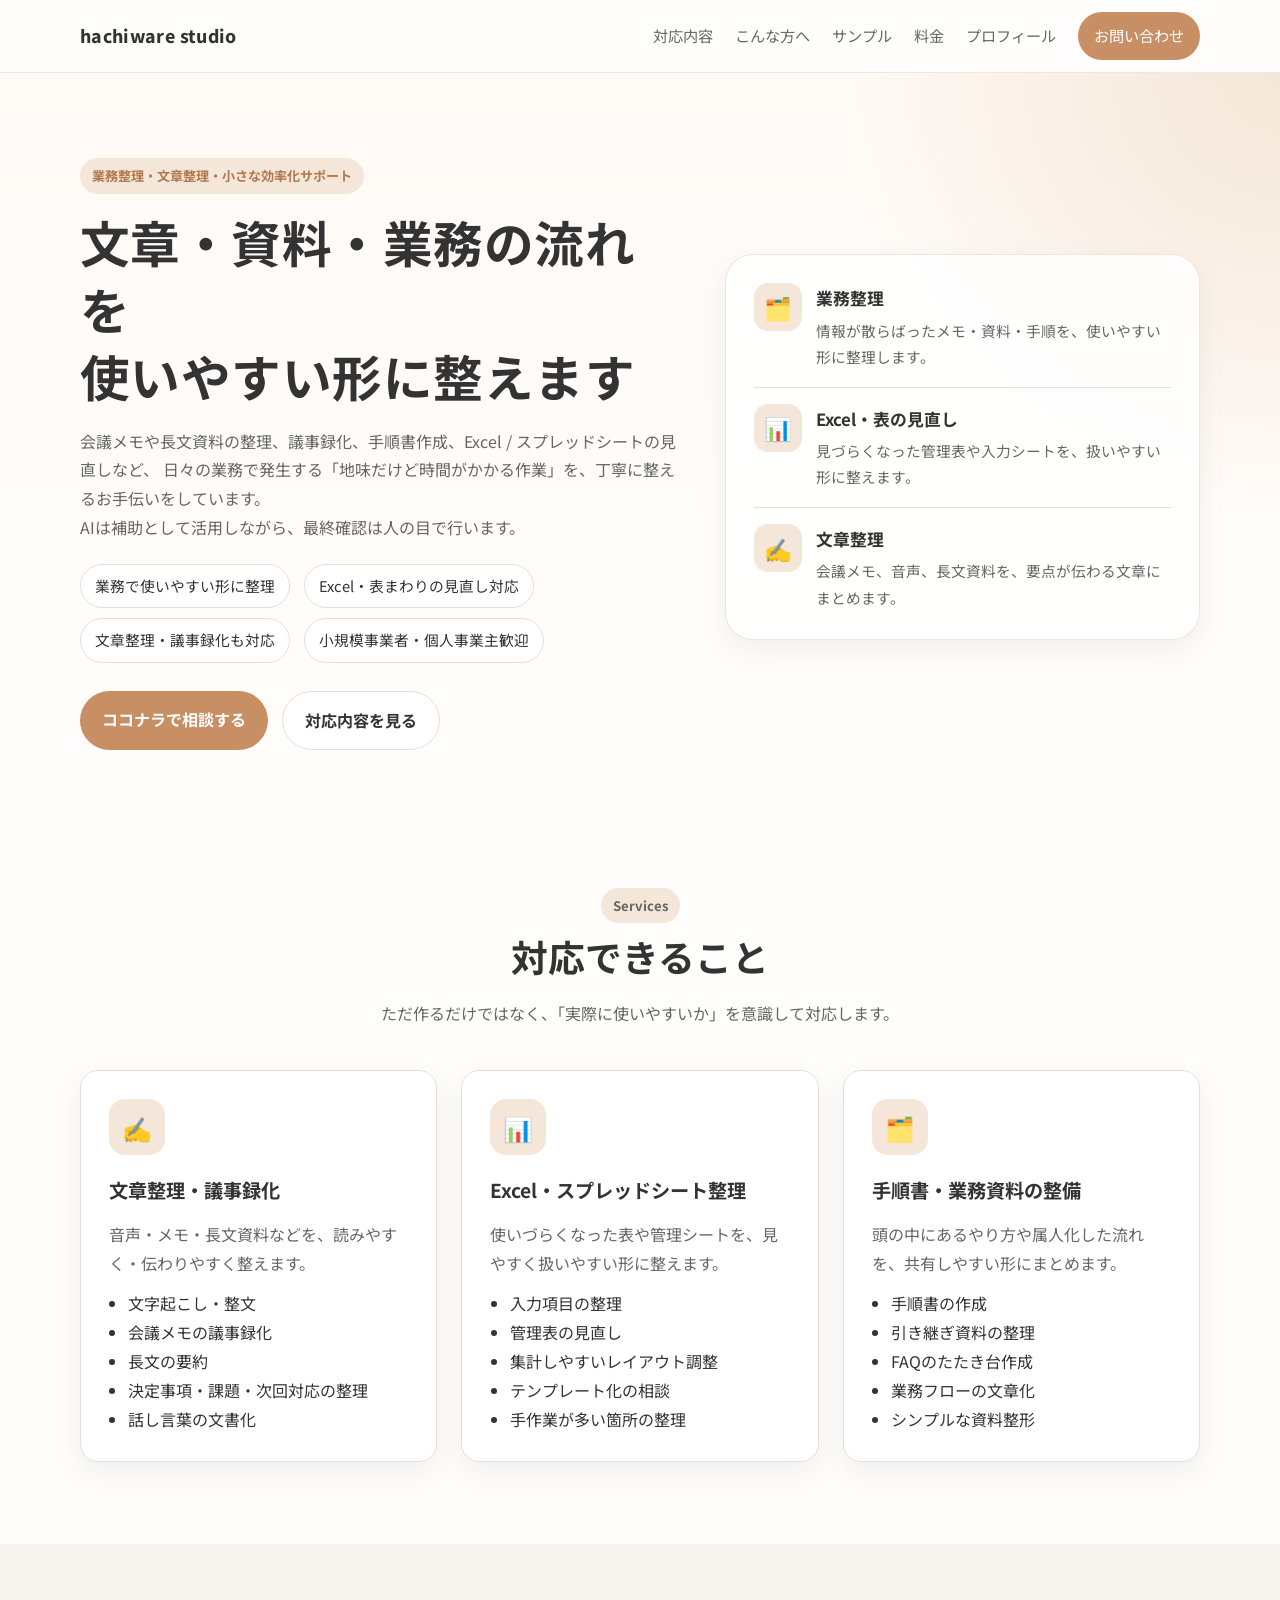
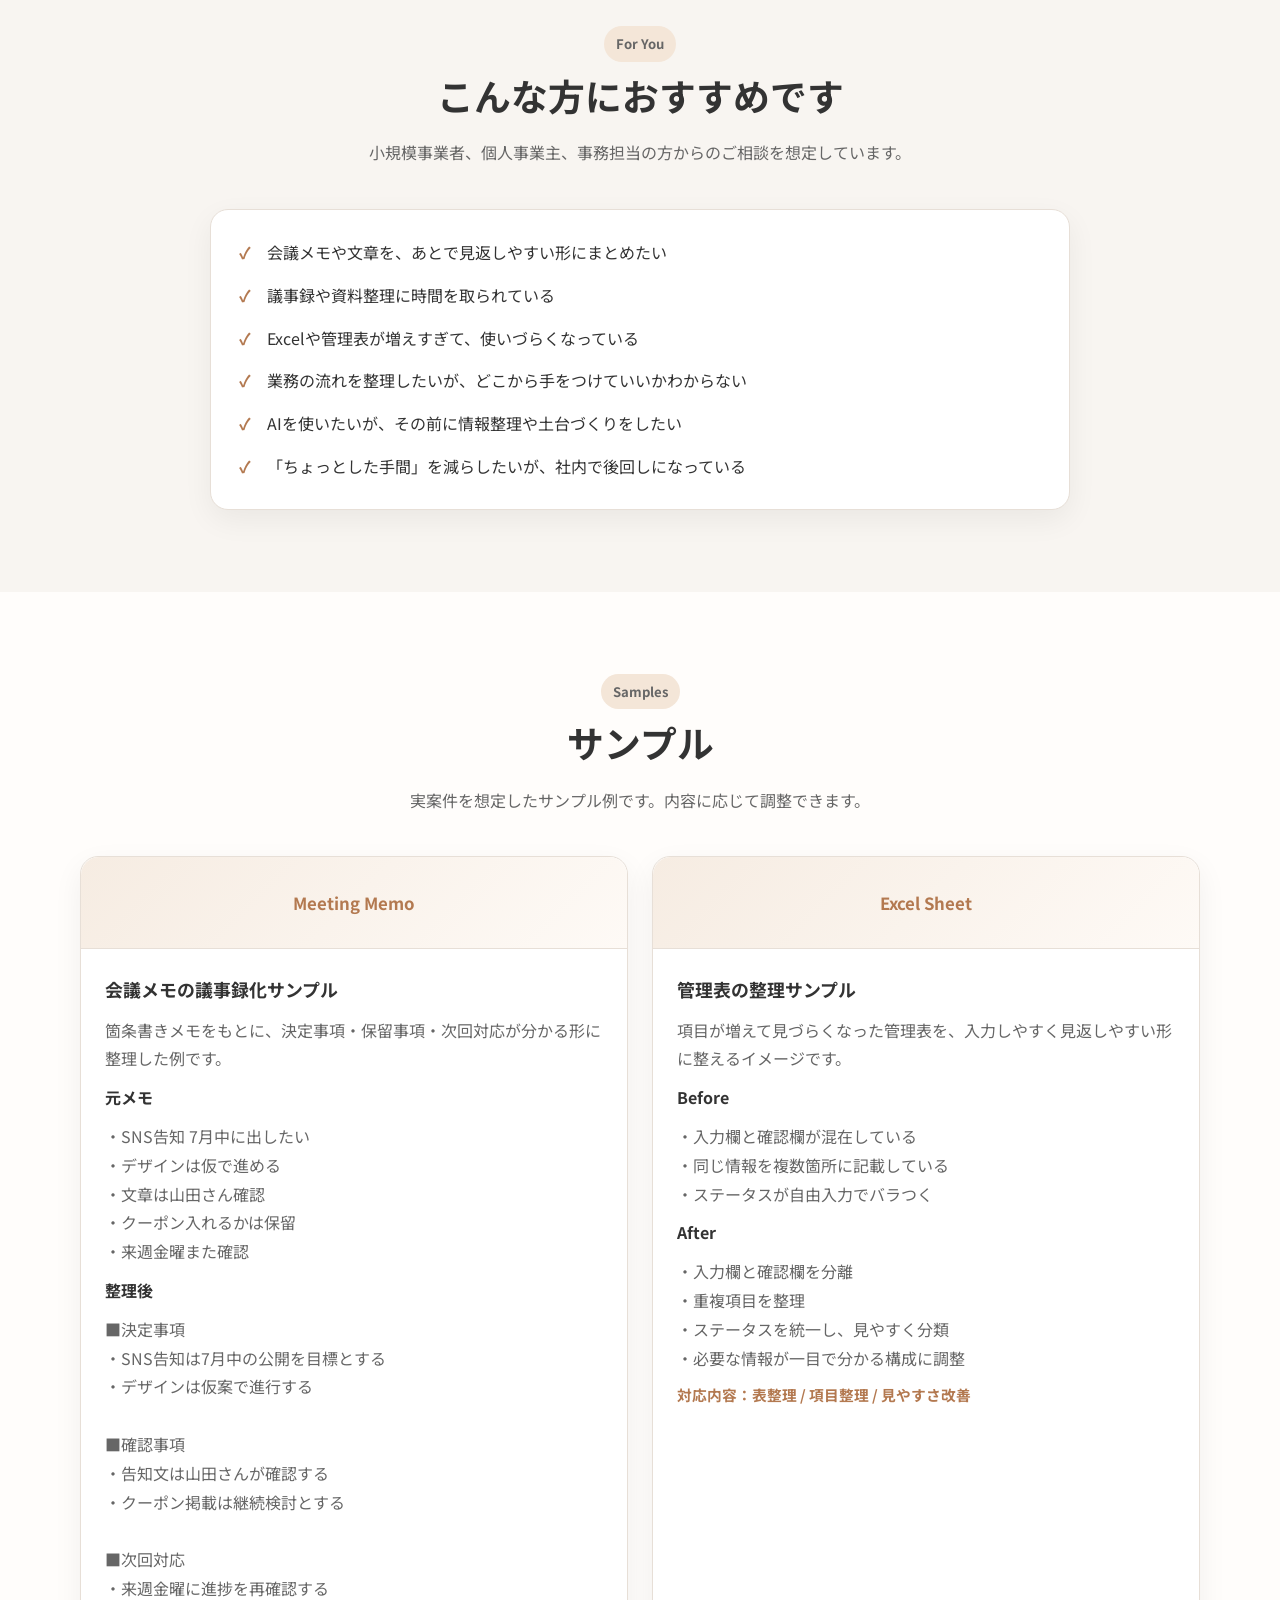
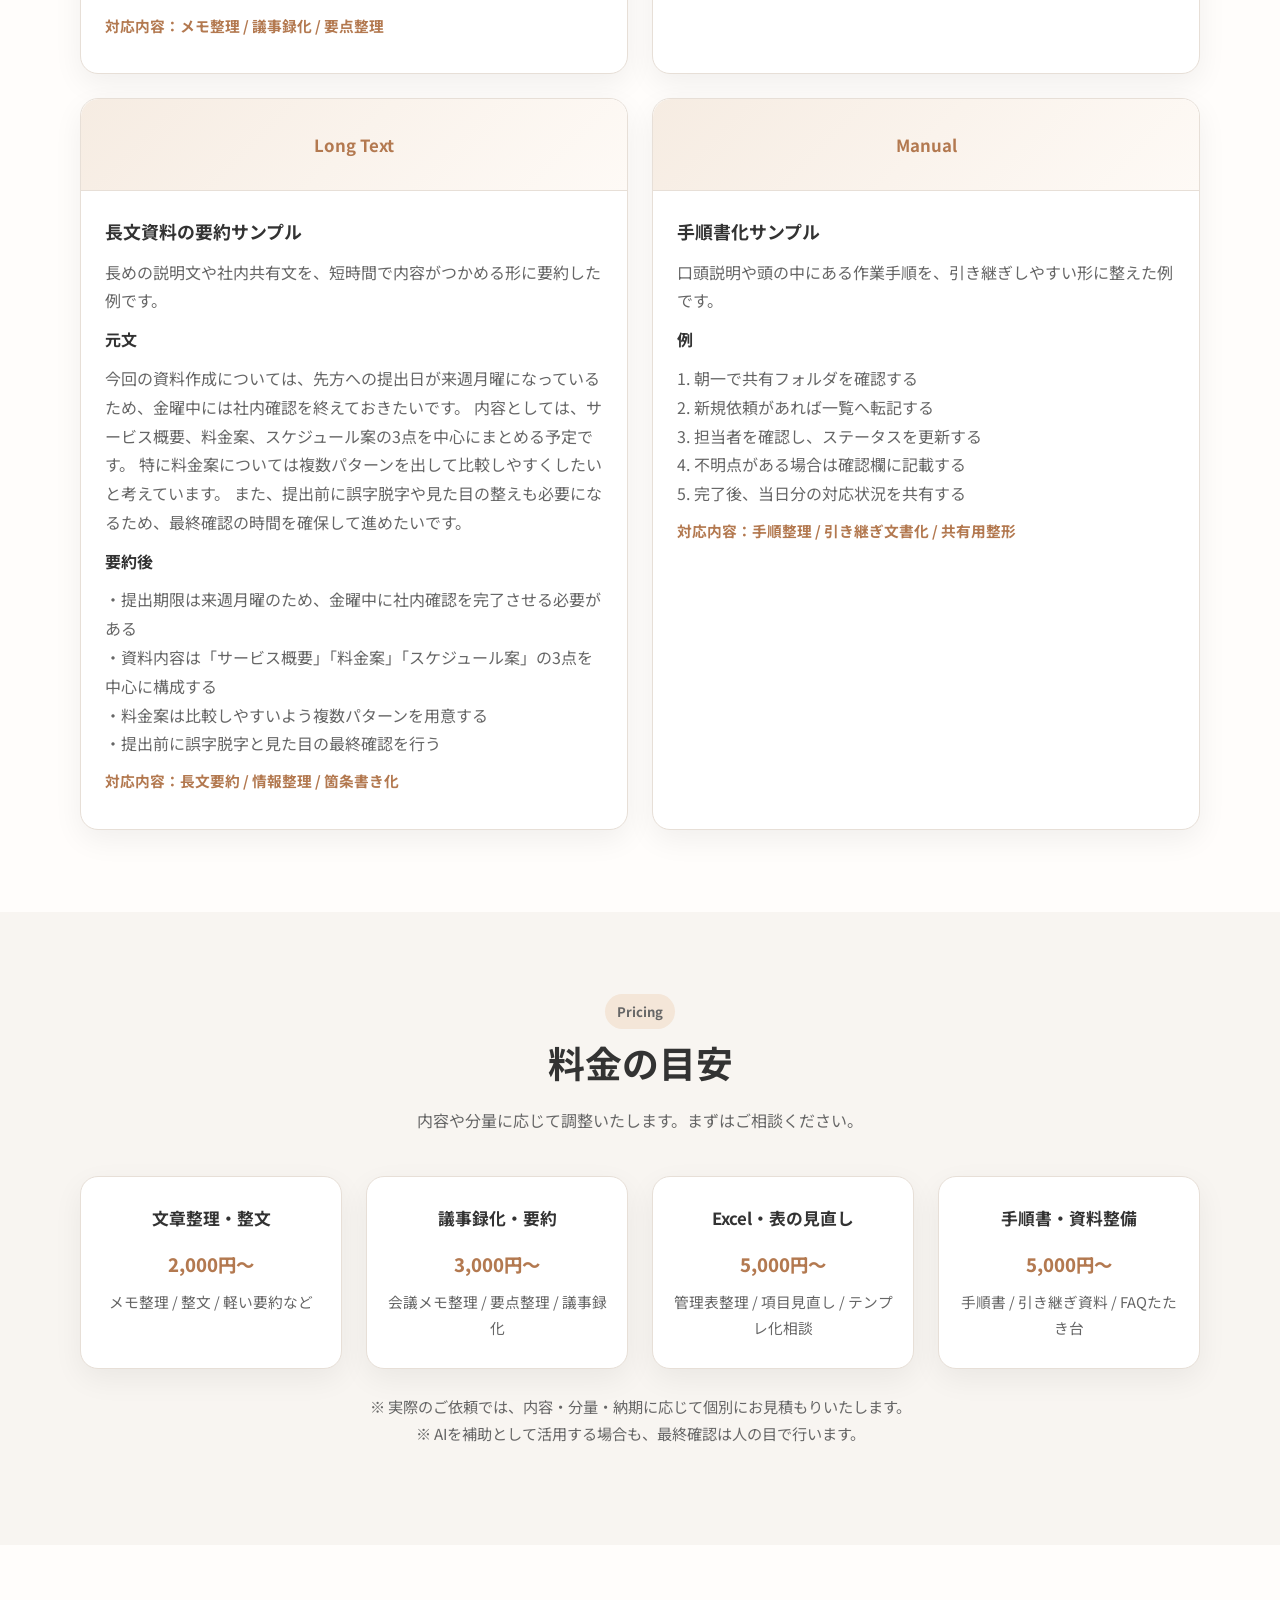
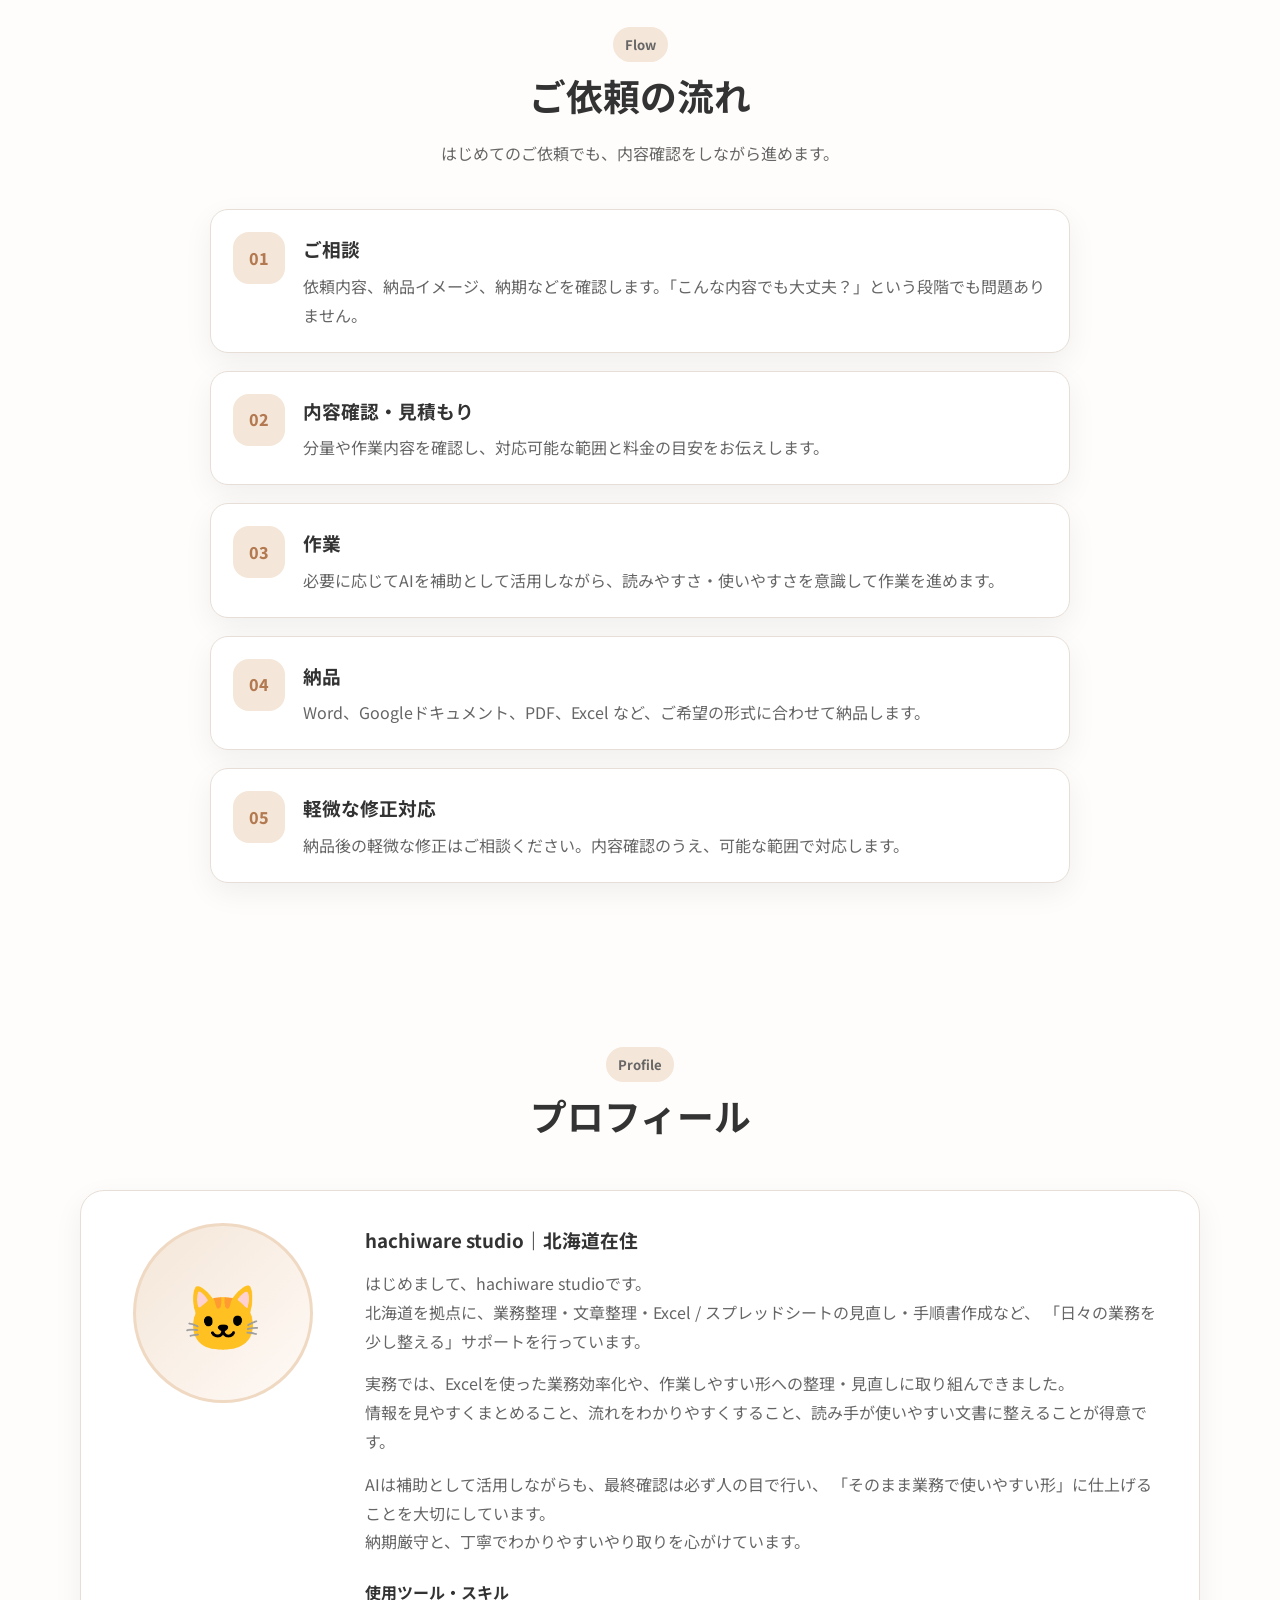
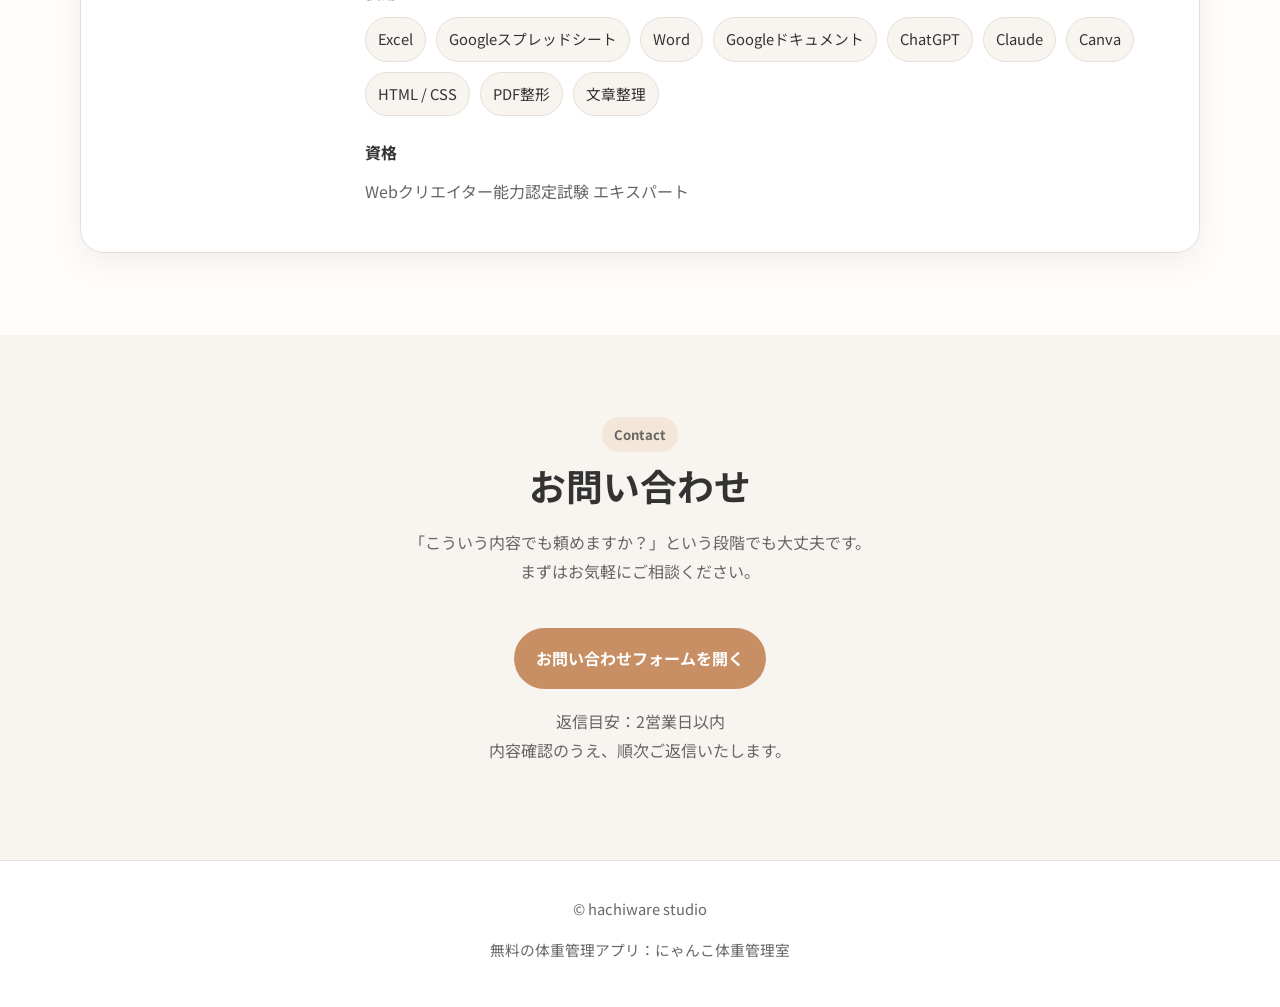
<file: index.html>
<!DOCTYPE html>
<html lang="ja">
<head>
  <meta charset="UTF-8" />
  <script async src="https://pagead2.googlesyndication.com/pagead/js/adsbygoogle.js?client=ca-pub-5261315186878585"
     crossorigin="anonymous"></script>

  <meta name="viewport" content="width=device-width, initial-scale=1.0" />
  <title>hachiware studio｜業務整理・文章整理・小さな効率化サポート</title>
  <meta
    name="description"
    content="hachiware studioは、業務整理・文章整理・Excel/スプレッドシートの見直し・手順書作成など、日々の業務を整えるサポートを行っています。AIは補助として活用し、最終確認は人の目で丁寧に対応します。"
  />
  <link rel="preconnect" href="https://fonts.googleapis.com">
  <link rel="preconnect" href="https://fonts.gstatic.com" crossorigin>
  <link href="https://fonts.googleapis.com/css2?family=Noto+Sans+JP:wght@400;500;700;800&display=swap" rel="stylesheet">
  <link rel="stylesheet" href="style.css" />
</head>
<body>
  <header class="site-header">
    <div class="container header-inner">
      <a href="#" class="logo">hachiware studio</a>
      <nav class="nav">
        <a href="#services">対応内容</a>
        <a href="#cases">こんな方へ</a>
        <a href="#samples">サンプル</a>
        <a href="#pricing">料金</a>
        <a href="#profile">プロフィール</a>
        <a href="#contact" class="nav-contact">お問い合わせ</a>
      </nav>
    </div>
  </header>

  <main>
    <section class="hero">
      <div class="container hero-inner">
        <div class="hero-text">
          <p class="hero-label">業務整理・文章整理・小さな効率化サポート</p>
          <h1>
            文章・資料・業務の流れを<br>
            使いやすい形に整えます
          </h1>
          <p class="hero-description">
            会議メモや長文資料の整理、議事録化、手順書作成、Excel / スプレッドシートの見直しなど、
            日々の業務で発生する「地味だけど時間がかかる作業」を、丁寧に整えるお手伝いをしています。<br>
            AIは補助として活用しながら、最終確認は人の目で行います。
          </p>

          <ul class="hero-points">
            <li>業務で使いやすい形に整理</li>
            <li>Excel・表まわりの見直し対応</li>
            <li>文章整理・議事録化も対応</li>
            <li>小規模事業者・個人事業主歓迎</li>
          </ul>

          <div class="hero-buttons">
            <a href="YOUR_COCONALA_URL" class="btn btn-primary" target="_blank" rel="noopener noreferrer">ココナラで相談する</a>
            <a href="#services" class="btn btn-secondary">対応内容を見る</a>
          </div>
        </div>

        <div class="hero-card">
          <div class="mini-card">
            <div class="mini-icon">🗂️</div>
            <div>
              <h3>業務整理</h3>
              <p>情報が散らばったメモ・資料・手順を、使いやすい形に整理します。</p>
            </div>
          </div>
          <div class="mini-card">
            <div class="mini-icon">📊</div>
            <div>
              <h3>Excel・表の見直し</h3>
              <p>見づらくなった管理表や入力シートを、扱いやすい形に整えます。</p>
            </div>
          </div>
          <div class="mini-card">
            <div class="mini-icon">✍️</div>
            <div>
              <h3>文章整理</h3>
              <p>会議メモ、音声、長文資料を、要点が伝わる文章にまとめます。</p>
            </div>
          </div>
        </div>
      </div>
    </section>

    <section id="services" class="section">
      <div class="container">
        <div class="section-heading">
          <p class="section-label">Services</p>
          <h2>対応できること</h2>
          <p>
            ただ作るだけではなく、「実際に使いやすいか」を意識して対応します。
          </p>
        </div>

        <div class="card-grid">
          <article class="service-card">
            <div class="service-icon">✍️</div>
            <h3>文章整理・議事録化</h3>
            <p>
              音声・メモ・長文資料などを、読みやすく・伝わりやすく整えます。
            </p>
            <ul>
              <li>文字起こし・整文</li>
              <li>会議メモの議事録化</li>
              <li>長文の要約</li>
              <li>決定事項・課題・次回対応の整理</li>
              <li>話し言葉の文書化</li>
            </ul>
          </article>

          <article class="service-card">
            <div class="service-icon">📊</div>
            <h3>Excel・スプレッドシート整理</h3>
            <p>
              使いづらくなった表や管理シートを、見やすく扱いやすい形に整えます。
            </p>
            <ul>
              <li>入力項目の整理</li>
              <li>管理表の見直し</li>
              <li>集計しやすいレイアウト調整</li>
              <li>テンプレート化の相談</li>
              <li>手作業が多い箇所の整理</li>
            </ul>
          </article>

          <article class="service-card">
            <div class="service-icon">🗂️</div>
            <h3>手順書・業務資料の整備</h3>
            <p>
              頭の中にあるやり方や属人化した流れを、共有しやすい形にまとめます。
            </p>
            <ul>
              <li>手順書の作成</li>
              <li>引き継ぎ資料の整理</li>
              <li>FAQのたたき台作成</li>
              <li>業務フローの文章化</li>
              <li>シンプルな資料整形</li>
            </ul>
          </article>
        </div>
      </div>
    </section>

    <section id="cases" class="section bg-soft">
      <div class="container">
        <div class="section-heading">
          <p class="section-label">For You</p>
          <h2>こんな方におすすめです</h2>
          <p>
            小規模事業者、個人事業主、事務担当の方からのご相談を想定しています。
          </p>
        </div>

        <div class="recommend-box">
          <ul class="recommend-list">
            <li>会議メモや文章を、あとで見返しやすい形にまとめたい</li>
            <li>議事録や資料整理に時間を取られている</li>
            <li>Excelや管理表が増えすぎて、使いづらくなっている</li>
            <li>業務の流れを整理したいが、どこから手をつけていいかわからない</li>
            <li>AIを使いたいが、その前に情報整理や土台づくりをしたい</li>
            <li>「ちょっとした手間」を減らしたいが、社内で後回しになっている</li>
          </ul>
        </div>
      </div>
    </section>

    <section id="samples" class="section">
      <div class="container">
        <div class="section-heading">
          <p class="section-label">Samples</p>
          <h2>サンプル</h2>
          <p>
            実案件を想定したサンプル例です。内容に応じて調整できます。
          </p>
        </div>

        <div class="sample-grid">
          <article class="sample-card">
            <div class="sample-thumb">Meeting Memo</div>
            <div class="sample-body">
              <h3>会議メモの議事録化サンプル</h3>
              <p>
                箇条書きメモをもとに、決定事項・保留事項・次回対応が分かる形に整理した例です。
              </p>
              <p><strong>元メモ</strong></p>
              <p>
                ・SNS告知 7月中に出したい<br>
                ・デザインは仮で進める<br>
                ・文章は山田さん確認<br>
                ・クーポン入れるかは保留<br>
                ・来週金曜また確認
              </p>
              <p><strong>整理後</strong></p>
              <p>
                ■決定事項<br>
                ・SNS告知は7月中の公開を目標とする<br>
                ・デザインは仮案で進行する<br><br>

                ■確認事項<br>
                ・告知文は山田さんが確認する<br>
                ・クーポン掲載は継続検討とする<br><br>

                ■次回対応<br>
                ・来週金曜に進捗を再確認する
              </p>
              <p class="sample-meta">対応内容：メモ整理 / 議事録化 / 要点整理</p>
            </div>
          </article>

          <article class="sample-card">
            <div class="sample-thumb">Excel Sheet</div>
            <div class="sample-body">
              <h3>管理表の整理サンプル</h3>
              <p>
                項目が増えて見づらくなった管理表を、入力しやすく見返しやすい形に整えるイメージです。
              </p>
              <p><strong>Before</strong></p>
              <p>
                ・入力欄と確認欄が混在している<br>
                ・同じ情報を複数箇所に記載している<br>
                ・ステータスが自由入力でバラつく
              </p>
              <p><strong>After</strong></p>
              <p>
                ・入力欄と確認欄を分離<br>
                ・重複項目を整理<br>
                ・ステータスを統一し、見やすく分類<br>
                ・必要な情報が一目で分かる構成に調整
              </p>
              <p class="sample-meta">対応内容：表整理 / 項目整理 / 見やすさ改善</p>
            </div>
          </article>

          <article class="sample-card">
            <div class="sample-thumb">Long Text</div>
            <div class="sample-body">
              <h3>長文資料の要約サンプル</h3>
              <p>
                長めの説明文や社内共有文を、短時間で内容がつかめる形に要約した例です。
              </p>
              <p><strong>元文</strong></p>
              <p>
                今回の資料作成については、先方への提出日が来週月曜になっているため、金曜中には社内確認を終えておきたいです。
                内容としては、サービス概要、料金案、スケジュール案の3点を中心にまとめる予定です。
                特に料金案については複数パターンを出して比較しやすくしたいと考えています。
                また、提出前に誤字脱字や見た目の整えも必要になるため、最終確認の時間を確保して進めたいです。
              </p>
              <p><strong>要約後</strong></p>
              <p>
                ・提出期限は来週月曜のため、金曜中に社内確認を完了させる必要がある<br>
                ・資料内容は「サービス概要」「料金案」「スケジュール案」の3点を中心に構成する<br>
                ・料金案は比較しやすいよう複数パターンを用意する<br>
                ・提出前に誤字脱字と見た目の最終確認を行う
              </p>
              <p class="sample-meta">対応内容：長文要約 / 情報整理 / 箇条書き化</p>
            </div>
          </article>

          <article class="sample-card">
            <div class="sample-thumb">Manual</div>
            <div class="sample-body">
              <h3>手順書化サンプル</h3>
              <p>
                口頭説明や頭の中にある作業手順を、引き継ぎしやすい形に整えた例です。
              </p>
              <p><strong>例</strong></p>
              <p>
                1. 朝一で共有フォルダを確認する<br>
                2. 新規依頼があれば一覧へ転記する<br>
                3. 担当者を確認し、ステータスを更新する<br>
                4. 不明点がある場合は確認欄に記載する<br>
                5. 完了後、当日分の対応状況を共有する
              </p>
              <p class="sample-meta">対応内容：手順整理 / 引き継ぎ文書化 / 共有用整形</p>
            </div>
          </article>
        </div>
      </div>
    </section>

    <section id="pricing" class="section bg-soft">
      <div class="container">
        <div class="section-heading">
          <p class="section-label">Pricing</p>
          <h2>料金の目安</h2>
          <p>
            内容や分量に応じて調整いたします。まずはご相談ください。
          </p>
        </div>

        <div class="pricing-grid">
          <article class="price-card">
            <h3>文章整理・整文</h3>
            <p class="price">2,000円〜</p>
            <p class="price-note">メモ整理 / 整文 / 軽い要約など</p>
          </article>

          <article class="price-card">
            <h3>議事録化・要約</h3>
            <p class="price">3,000円〜</p>
            <p class="price-note">会議メモ整理 / 要点整理 / 議事録化</p>
          </article>

          <article class="price-card">
            <h3>Excel・表の見直し</h3>
            <p class="price">5,000円〜</p>
            <p class="price-note">管理表整理 / 項目見直し / テンプレ化相談</p>
          </article>

          <article class="price-card">
            <h3>手順書・資料整備</h3>
            <p class="price">5,000円〜</p>
            <p class="price-note">手順書 / 引き継ぎ資料 / FAQたたき台</p>
          </article>
        </div>

        <p class="pricing-caption">
          ※ 実際のご依頼では、内容・分量・納期に応じて個別にお見積もりいたします。<br>
          ※ AIを補助として活用する場合も、最終確認は人の目で行います。
        </p>
      </div>
    </section>

    <section class="section">
      <div class="container">
        <div class="section-heading">
          <p class="section-label">Flow</p>
          <h2>ご依頼の流れ</h2>
          <p>
            はじめてのご依頼でも、内容確認をしながら進めます。
          </p>
        </div>

        <div class="flow-list">
          <div class="flow-item">
            <div class="flow-number">01</div>
            <div>
              <h3>ご相談</h3>
              <p>依頼内容、納品イメージ、納期などを確認します。「こんな内容でも大丈夫？」という段階でも問題ありません。</p>
            </div>
          </div>

          <div class="flow-item">
            <div class="flow-number">02</div>
            <div>
              <h3>内容確認・見積もり</h3>
              <p>分量や作業内容を確認し、対応可能な範囲と料金の目安をお伝えします。</p>
            </div>
          </div>

          <div class="flow-item">
            <div class="flow-number">03</div>
            <div>
              <h3>作業</h3>
              <p>必要に応じてAIを補助として活用しながら、読みやすさ・使いやすさを意識して作業を進めます。</p>
            </div>
          </div>

          <div class="flow-item">
            <div class="flow-number">04</div>
            <div>
              <h3>納品</h3>
              <p>Word、Googleドキュメント、PDF、Excel など、ご希望の形式に合わせて納品します。</p>
            </div>
          </div>

          <div class="flow-item">
            <div class="flow-number">05</div>
            <div>
              <h3>軽微な修正対応</h3>
              <p>納品後の軽微な修正はご相談ください。内容確認のうえ、可能な範囲で対応します。</p>
            </div>
          </div>
        </div>
      </div>
    </section>

    <section id="profile" class="section">
      <div class="container">
        <div class="section-heading">
          <p class="section-label">Profile</p>
          <h2>プロフィール</h2>
        </div>

        <div class="profile-box">
          <div class="profile-image">
            <div class="avatar-placeholder">🐱</div>
          </div>

          <div class="profile-content">
            <h3>hachiware studio｜北海道在住</h3>
            <p>
              はじめまして、hachiware studioです。<br>
              北海道を拠点に、業務整理・文章整理・Excel / スプレッドシートの見直し・手順書作成など、
              「日々の業務を少し整える」サポートを行っています。
            </p>
            <p>
              実務では、Excelを使った業務効率化や、作業しやすい形への整理・見直しに取り組んできました。<br>
              情報を見やすくまとめること、流れをわかりやすくすること、読み手が使いやすい文書に整えることが得意です。
            </p>
            <p>
              AIは補助として活用しながらも、最終確認は必ず人の目で行い、
              「そのまま業務で使いやすい形」に仕上げることを大切にしています。<br>
              納期厳守と、丁寧でわかりやすいやり取りを心がけています。
            </p>

            <div class="skill-block">
              <h4>使用ツール・スキル</h4>
              <div class="skill-tags">
                <span>Excel</span>
                <span>Googleスプレッドシート</span>
                <span>Word</span>
                <span>Googleドキュメント</span>
                <span>ChatGPT</span>
                <span>Claude</span>
                <span>Canva</span>
                <span>HTML / CSS</span>
                <span>PDF整形</span>
                <span>文章整理</span>
              </div>
            </div>

            <div class="qualification-block">
              <h4>資格</h4>
              <p>Webクリエイター能力認定試験 エキスパート</p>
            </div>
          </div>
        </div>
      </div>
    </section>

  <section id="contact" class="section contact-section bg-soft">
  <div class="container">
    <div class="section-heading">
      <p class="section-label">Contact</p>
      <h2>お問い合わせ</h2>
      <p>
        「こういう内容でも頼めますか？」という段階でも大丈夫です。<br>
        まずはお気軽にご相談ください。
      </p>
    </div>

    <div class="contact-box">
      <a
        href="https://forms.gle/3S1EY8t7NGxSbX6K9"
        class="contact-button"
        target="_blank"
        rel="noopener noreferrer"
      >
        お問い合わせフォームを開く
      </a>
    </div>

    <p class="contact-note">
      返信目安：2営業日以内<br>
      内容確認のうえ、順次ご返信いたします。
    </p>
  </div>
</section>


  </main>

  <footer class="site-footer">
    <div class="container footer-inner">
      <p>© hachiware studio</p>
      <p>無料の体重管理アプリ：<a href="./nyanco-weight/">にゃんこ体重管理室</a></p>
    </div>
  </footer>
<script type="module" src="https://static.cloudflareinsights.com/beacon.min.js/v31edd6df95cf4e85bb4c19e7a9bdbcba1788362987495" integrity="sha512-iIg7k2xntmwu6/uSb5tpc/hySgZc4eoL31yB29W6tJFo2akwjPWcEqnCEdJvGexCL0KEQwVYv5BlowfhVz26hg==" data-cf-beacon='{"version":"2024.11.0","token":"4edd5f8ec12a48cfa682ab8261b80a79","spa":2}' crossorigin="anonymous"></script>
</body>
</html>
</file>
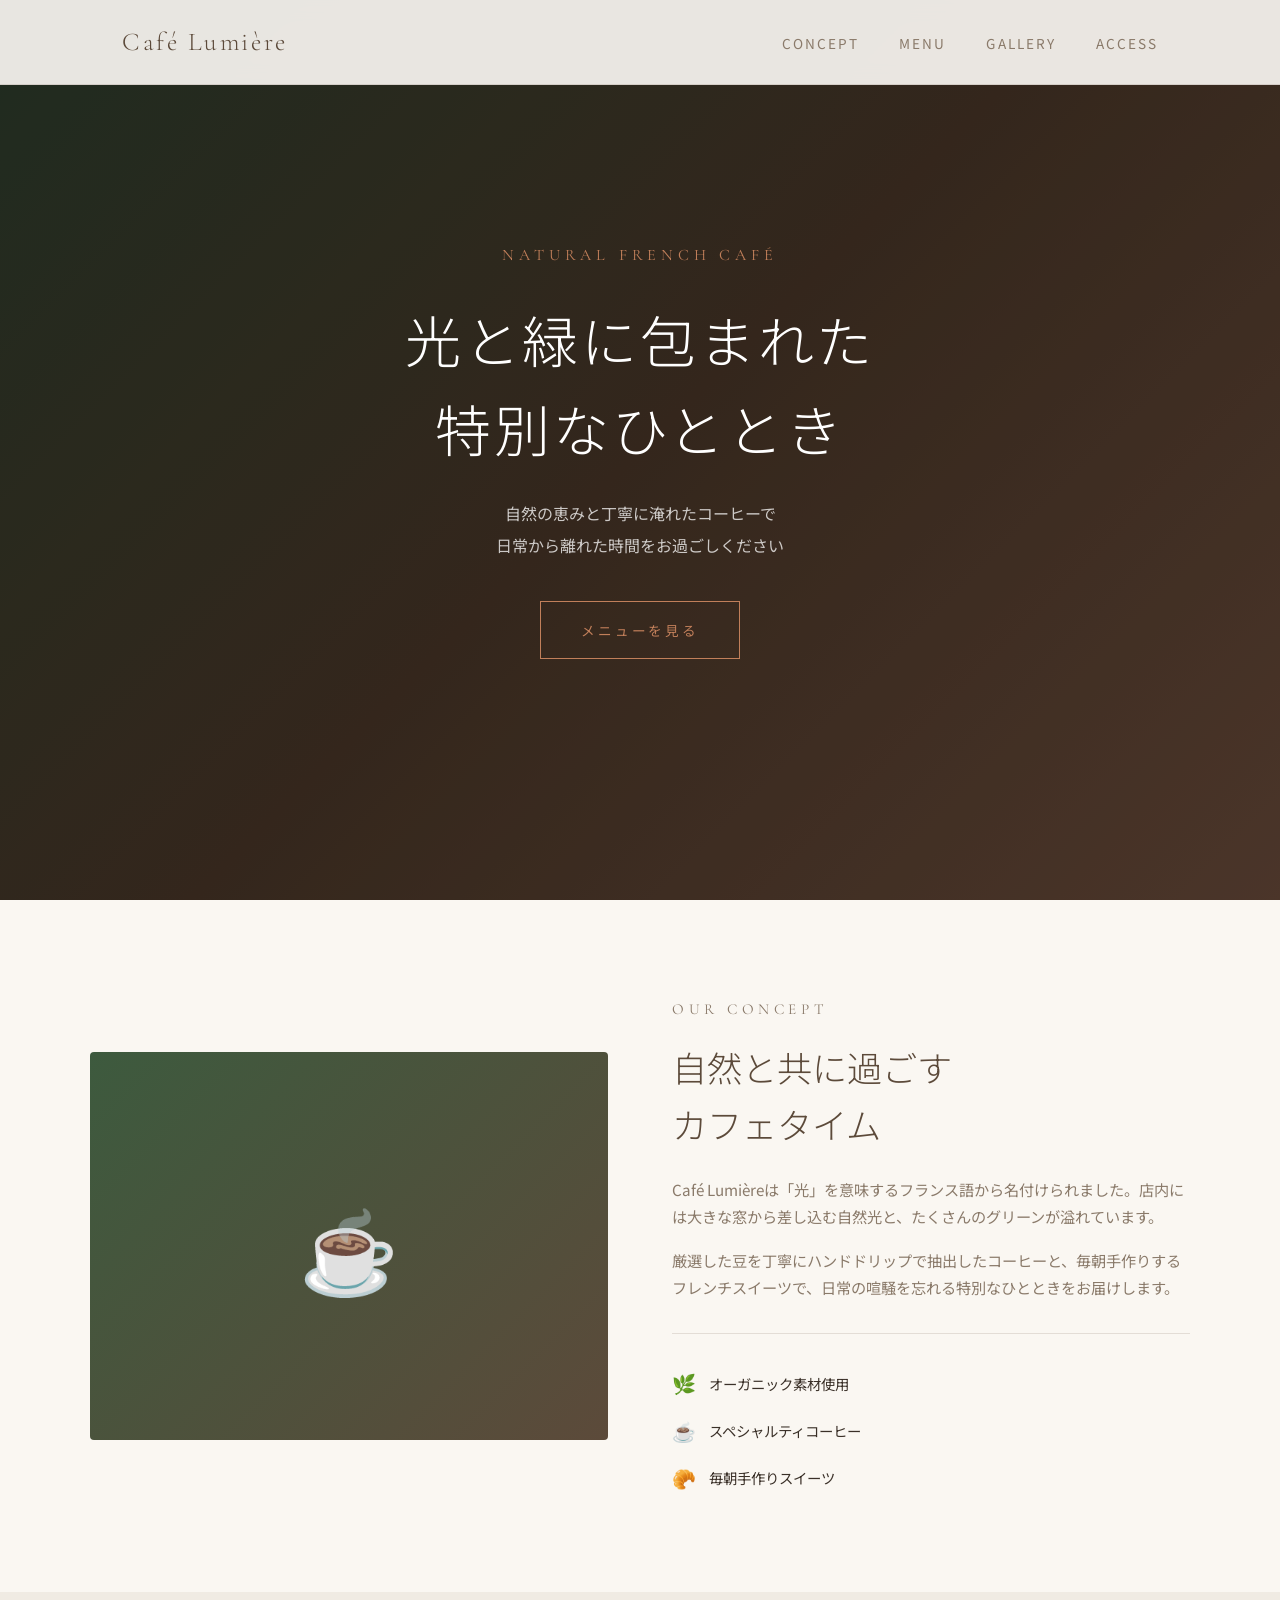
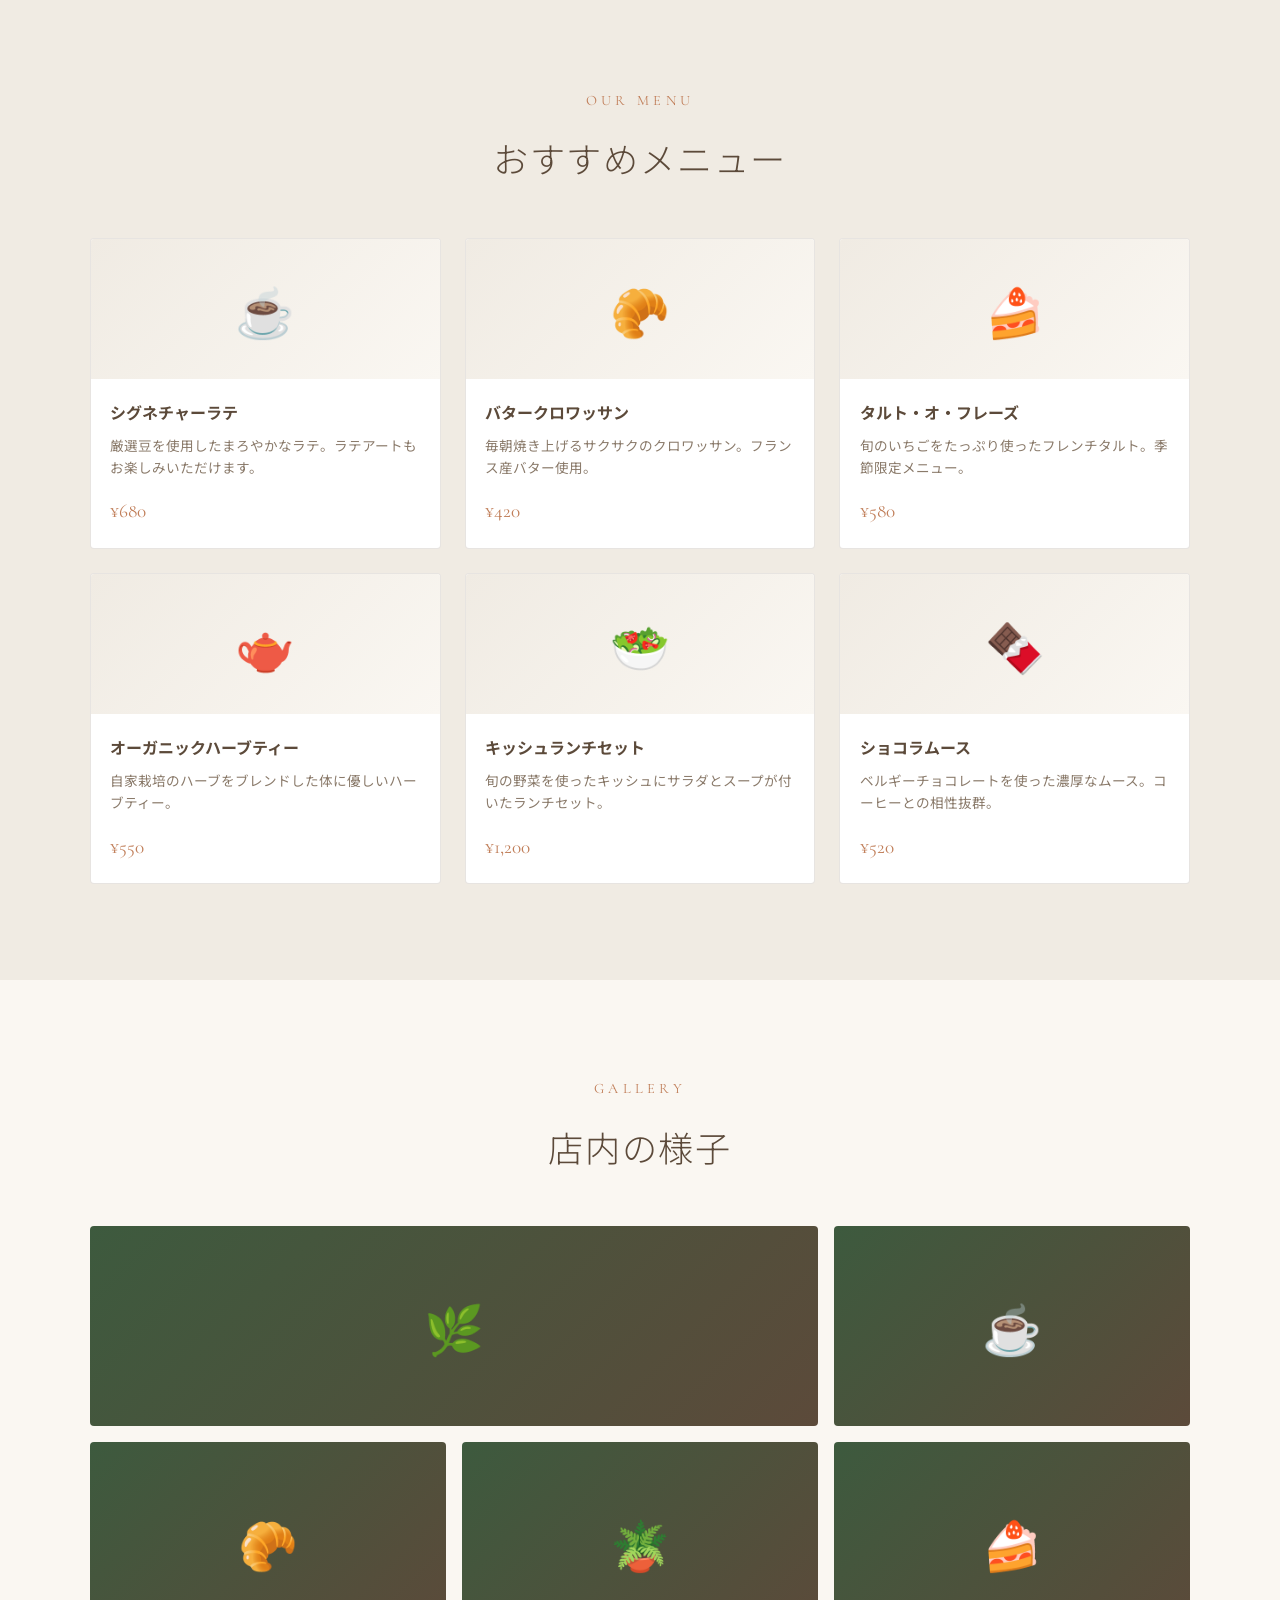
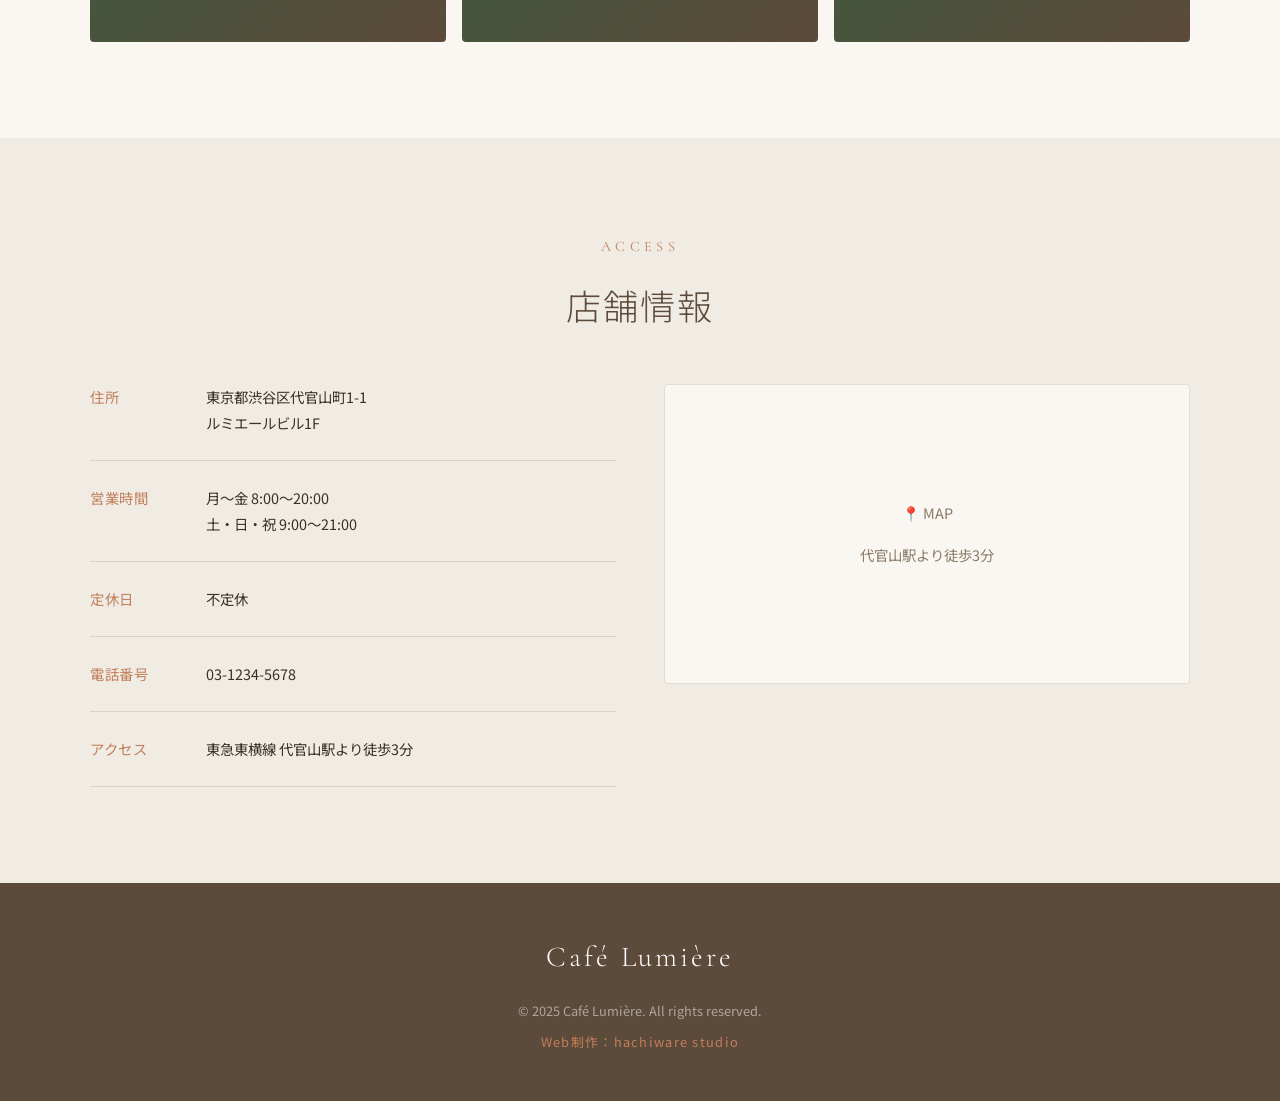
<file: cafe.html>
<!DOCTYPE html>
<html lang="ja">
<head>
    <meta charset="UTF-8">
    <meta name="viewport" content="width=device-width, initial-scale=1.0">
    <title>Café Lumière｜光と緑に包まれたナチュラルフレンチカフェ</title>
    <link rel="stylesheet" href="cafe.css">
    <link href="https://fonts.googleapis.com/css2?family=Cormorant+Garamond:ital,wght@0,300;0,400;1,300&family=Noto+Sans+JP:wght@300;400&display=swap" rel="stylesheet">
</head>
<body>

    <!-- ナビゲーション -->
    <header class="cafe-header">
        <nav class="cafe-nav">
            <div class="cafe-logo">Café Lumière</div>
            <ul class="cafe-nav-links">
                <li><a href="#concept">Concept</a></li>
                <li><a href="#menu">Menu</a></li>
                <li><a href="#gallery">Gallery</a></li>
                <li><a href="#access">Access</a></li>
            </ul>
        </nav>
    </header>

    <!-- ヒーロー -->
    <section class="cafe-hero">
        <div class="cafe-hero-overlay"></div>
        <div class="cafe-hero-content">
            <p class="cafe-hero-sub">Natural French Café</p>
            <h1>光と緑に包まれた<br>特別なひととき</h1>
            <p class="cafe-hero-desc">自然の恵みと丁寧に淹れたコーヒーで<br>日常から離れた時間をお過ごしください</p>
            <a href="#menu" class="cafe-btn">メニューを見る</a>
        </div>
    </section>

    <!-- コンセプト -->
    <section class="cafe-section" id="concept">
        <div class="cafe-container">
            <div class="cafe-concept-grid">
                <div class="cafe-concept-img">
                    <div class="cafe-img-placeholder">☕</div>
                </div>
                <div class="cafe-concept-text">
                    <p class="cafe-section-sub">Our Concept</p>
                    <h2>自然と共に過ごす<br>カフェタイム</h2>
                    <p>Café Lumièreは「光」を意味するフランス語から名付けられました。店内には大きな窓から差し込む自然光と、たくさんのグリーンが溢れています。</p>
                    <p>厳選した豆を丁寧にハンドドリップで抽出したコーヒーと、毎朝手作りするフレンチスイーツで、日常の喧騒を忘れる特別なひとときをお届けします。</p>
                    <div class="cafe-features">
                        <div class="cafe-feature">
                            <span class="cafe-feature-icon">🌿</span>
                            <span>オーガニック素材使用</span>
                        </div>
                        <div class="cafe-feature">
                            <span class="cafe-feature-icon">☕</span>
                            <span>スペシャルティコーヒー</span>
                        </div>
                        <div class="cafe-feature">
                            <span class="cafe-feature-icon">🥐</span>
                            <span>毎朝手作りスイーツ</span>
                        </div>
                    </div>
                </div>
            </div>
        </div>
    </section>

    <!-- メニュー -->
    <section class="cafe-section cafe-section-bg" id="menu">
        <div class="cafe-container">
            <p class="cafe-section-sub center">Our Menu</p>
            <h2 class="cafe-section-title center">おすすめメニュー</h2>
            <div class="cafe-menu-grid">
                <div class="cafe-menu-card">
                    <div class="cafe-menu-img">☕</div>
                    <div class="cafe-menu-info">
                        <h3>シグネチャーラテ</h3>
                        <p>厳選豆を使用したまろやかなラテ。ラテアートもお楽しみいただけます。</p>
                        <span class="cafe-price">¥680</span>
                    </div>
                </div>
                <div class="cafe-menu-card">
                    <div class="cafe-menu-img">🥐</div>
                    <div class="cafe-menu-info">
                        <h3>バタークロワッサン</h3>
                        <p>毎朝焼き上げるサクサクのクロワッサン。フランス産バター使用。</p>
                        <span class="cafe-price">¥420</span>
                    </div>
                </div>
                <div class="cafe-menu-card">
                    <div class="cafe-menu-img">🍰</div>
                    <div class="cafe-menu-info">
                        <h3>タルト・オ・フレーズ</h3>
                        <p>旬のいちごをたっぷり使ったフレンチタルト。季節限定メニュー。</p>
                        <span class="cafe-price">¥580</span>
                    </div>
                </div>
                <div class="cafe-menu-card">
                    <div class="cafe-menu-img">🫖</div>
                    <div class="cafe-menu-info">
                        <h3>オーガニックハーブティー</h3>
                        <p>自家栽培のハーブをブレンドした体に優しいハーブティー。</p>
                        <span class="cafe-price">¥550</span>
                    </div>
                </div>
                <div class="cafe-menu-card">
                    <div class="cafe-menu-img">🥗</div>
                    <div class="cafe-menu-info">
                        <h3>キッシュランチセット</h3>
                        <p>旬の野菜を使ったキッシュにサラダとスープが付いたランチセット。</p>
                        <span class="cafe-price">¥1,200</span>
                    </div>
                </div>
                <div class="cafe-menu-card">
                    <div class="cafe-menu-img">🍫</div>
                    <div class="cafe-menu-info">
                        <h3>ショコラムース</h3>
                        <p>ベルギーチョコレートを使った濃厚なムース。コーヒーとの相性抜群。</p>
                        <span class="cafe-price">¥520</span>
                    </div>
                </div>
            </div>
        </div>
    </section>

    <!-- ギャラリー -->
    <section class="cafe-section" id="gallery">
        <div class="cafe-container">
            <p class="cafe-section-sub center">Gallery</p>
            <h2 class="cafe-section-title center">店内の様子</h2>
            <div class="cafe-gallery-grid">
                <div class="cafe-gallery-item large">🌿</div>
                <div class="cafe-gallery-item">☕</div>
                <div class="cafe-gallery-item">🥐</div>
                <div class="cafe-gallery-item">🪴</div>
                <div class="cafe-gallery-item">🍰</div>
            </div>
        </div>
    </section>

    <!-- アクセス -->
    <section class="cafe-section cafe-section-bg" id="access">
        <div class="cafe-container">
            <p class="cafe-section-sub center">Access</p>
            <h2 class="cafe-section-title center">店舗情報</h2>
            <div class="cafe-access-grid">
                <div class="cafe-access-info">
                    <div class="cafe-info-item">
                        <span class="cafe-info-label">住所</span>
                        <span>東京都渋谷区代官山町1-1<br>ルミエールビル1F</span>
                    </div>
                    <div class="cafe-info-item">
                        <span class="cafe-info-label">営業時間</span>
                        <span>月〜金 8:00〜20:00<br>土・日・祝 9:00〜21:00</span>
                    </div>
                    <div class="cafe-info-item">
                        <span class="cafe-info-label">定休日</span>
                        <span>不定休</span>
                    </div>
                    <div class="cafe-info-item">
                        <span class="cafe-info-label">電話番号</span>
                        <span>03-1234-5678</span>
                    </div>
                    <div class="cafe-info-item">
                        <span class="cafe-info-label">アクセス</span>
                        <span>東急東横線 代官山駅より徒歩3分</span>
                    </div>
                </div>
                <div class="cafe-map-placeholder">
                    <p>📍 MAP</p>
                    <p>代官山駅より徒歩3分</p>
                </div>
            </div>
        </div>
    </section>

    <!-- フッター -->
    <footer class="cafe-footer">
        <p class="cafe-footer-logo">Café Lumière</p>
        <p class="cafe-footer-copy">© 2025 Café Lumière. All rights reserved.</p>
        <p class="cafe-footer-credit">Web制作：hachiware studio</p>
    </footer>

</body>
</html>
</file>
<file: style.css>
:root {
  --bg: #fffdfb;
  --bg-soft: #f8f5f1;
  --card: #ffffff;
  --text: #333333;
  --subtext: #666666;
  --line: #e7dfd7;
  --primary: #c88f65;
  --primary-dark: #b37950;
  --accent: #f4e6d8;
  --shadow: 0 10px 30px rgba(0, 0, 0, 0.06);
  --radius: 18px;
  --max-width: 1120px;
}

* {
  box-sizing: border-box;
}

html {
  scroll-behavior: smooth;
}

body {
  margin: 0;
  font-family: "Noto Sans JP", sans-serif;
  background: var(--bg);
  color: var(--text);
  line-height: 1.8;
}

img {
  max-width: 100%;
  display: block;
}

a {
  color: inherit;
  text-decoration: none;
}

.container {
  width: min(100% - 32px, var(--max-width));
  margin: 0 auto;
}

/* header */
.site-header {
  position: sticky;
  top: 0;
  z-index: 100;
  background: rgba(255, 253, 251, 0.92);
  backdrop-filter: blur(10px);
  border-bottom: 1px solid rgba(231, 223, 215, 0.7);
}

.header-inner {
  display: flex;
  align-items: center;
  justify-content: space-between;
  min-height: 72px;
  gap: 24px;
}

.logo {
  font-weight: 800;
  font-size: 1.1rem;
  letter-spacing: 0.02em;
}

.nav {
  display: flex;
  align-items: center;
  gap: 22px;
  flex-wrap: wrap;
}

.nav a {
  font-size: 0.95rem;
  color: var(--subtext);
  transition: 0.2s;
}

.nav a:hover {
  color: var(--primary-dark);
}

.nav-contact {
  padding: 10px 16px;
  border-radius: 999px;
  background: var(--primary);
  color: #fff !important;
}

/* hero */
.hero {
  padding: 72px 0 56px;
  background:
    radial-gradient(circle at top right, #f4e6d8 0%, transparent 30%),
    linear-gradient(180deg, #fffaf6 0%, #fffdfb 100%);
}

.hero-inner {
  display: grid;
  grid-template-columns: 1.12fr 0.88fr;
  gap: 40px;
  align-items: center;
}

.hero-label,
.section-label {
  display: inline-block;
  font-size: 0.82rem;
  font-weight: 700;
  color: var(--primary-dark);
  background: var(--accent);
  padding: 6px 12px;
  border-radius: 999px;
  margin-bottom: 14px;
}

.hero h1 {
  margin: 0 0 18px;
  font-size: clamp(2rem, 4vw, 3.1rem);
  line-height: 1.35;
  letter-spacing: 0.01em;
}

.hero-description {
  color: var(--subtext);
  margin-bottom: 22px;
}

.hero-points {
  display: flex;
  flex-wrap: wrap;
  gap: 10px 14px;
  padding: 0;
  margin: 0 0 28px;
  list-style: none;
}

.hero-points li {
  background: #fff;
  border: 1px solid var(--line);
  border-radius: 999px;
  padding: 8px 14px;
  font-size: 0.92rem;
}

.hero-buttons {
  display: flex;
  gap: 14px;
  flex-wrap: wrap;
}

.btn {
  display: inline-block;
  padding: 14px 22px;
  border-radius: 999px;
  font-weight: 700;
  transition: 0.2s;
}

.btn-primary {
  background: var(--primary);
  color: #fff;
}

.btn-primary:hover {
  background: var(--primary-dark);
}

.btn-secondary {
  background: #fff;
  border: 1px solid var(--line);
  color: var(--text);
}

.btn-secondary:hover {
  border-color: var(--primary);
  color: var(--primary-dark);
}

.hero-card {
  background: rgba(255, 255, 255, 0.85);
  border: 1px solid rgba(231, 223, 215, 0.8);
  border-radius: 28px;
  padding: 28px;
  box-shadow: var(--shadow);
}

.mini-card {
  display: flex;
  gap: 14px;
  align-items: flex-start;
  padding: 16px 0;
  border-bottom: 1px solid var(--line);
}

.mini-card:last-child {
  border-bottom: none;
  padding-bottom: 0;
}

.mini-card:first-child {
  padding-top: 0;
}

.mini-icon {
  width: 48px;
  height: 48px;
  border-radius: 14px;
  display: grid;
  place-items: center;
  background: var(--accent);
  font-size: 1.4rem;
  flex-shrink: 0;
}

.mini-card h3 {
  margin: 0 0 4px;
  font-size: 1.05rem;
}

.mini-card p {
  margin: 0;
  color: var(--subtext);
  font-size: 0.92rem;
}

/* section */
.section {
  padding: 82px 0;
}

.bg-soft {
  background: var(--bg-soft);
}

.section-heading {
  text-align: center;
  margin-bottom: 42px;
}

.section-heading h2 {
  margin: 0 0 10px;
  font-size: clamp(1.7rem, 3vw, 2.3rem);
}

.section-heading p {
  margin: 0;
  color: var(--subtext);
}

/* cards */
.card-grid,
.sample-grid,
.pricing-grid {
  display: grid;
  gap: 24px;
}

.card-grid {
  grid-template-columns: repeat(3, 1fr);
}

.service-card,
.sample-card,
.price-card {
  background: var(--card);
  border: 1px solid var(--line);
  border-radius: var(--radius);
  box-shadow: var(--shadow);
}

.service-card {
  padding: 28px;
}

.service-icon {
  width: 56px;
  height: 56px;
  display: grid;
  place-items: center;
  background: var(--accent);
  border-radius: 16px;
  font-size: 1.5rem;
  margin-bottom: 18px;
}

.service-card h3 {
  margin: 0 0 12px;
  font-size: 1.2rem;
}

.service-card p {
  margin: 0 0 12px;
  color: var(--subtext);
}

.service-card ul {
  padding-left: 1.2em;
  margin: 0;
  color: var(--text);
}

/* recommend */
.recommend-box {
  max-width: 860px;
  margin: 0 auto;
  background: #fff;
  border: 1px solid var(--line);
  border-radius: var(--radius);
  padding: 28px;
  box-shadow: var(--shadow);
}

.recommend-list {
  list-style: none;
  padding: 0;
  margin: 0;
  display: grid;
  gap: 14px;
}

.recommend-list li {
  position: relative;
  padding-left: 28px;
}

.recommend-list li::before {
  content: "✓";
  position: absolute;
  left: 0;
  top: 0;
  color: var(--primary-dark);
  font-weight: 800;
}

/* sample */
.sample-grid {
  grid-template-columns: repeat(2, 1fr);
}

.sample-thumb {
  padding: 22px;
  background: linear-gradient(135deg, #f6ece2, #fefaf6);
  border-bottom: 1px solid var(--line);
  border-radius: var(--radius) var(--radius) 0 0;
  font-weight: 700;
  color: var(--primary-dark);
  min-height: 92px;
  display: flex;
  align-items: center;
  justify-content: center;
  text-align: center;
  font-size: 1.05rem;
}

.sample-body {
  padding: 24px;
}

.sample-body h3 {
  margin: 0 0 10px;
  font-size: 1.12rem;
}

.sample-body p {
  margin: 0 0 10px;
  color: var(--subtext);
}

.sample-body strong {
  color: var(--text);
}

.sample-meta {
  font-size: 0.92rem;
  color: var(--primary-dark) !important;
  font-weight: 700;
}

/* pricing */
.pricing-grid {
  grid-template-columns: repeat(4, 1fr);
}

.price-card {
  padding: 26px 20px;
  text-align: center;
}

.price-card h3 {
  margin: 0 0 14px;
  font-size: 1.05rem;
}

.price {
  margin: 0 0 8px;
  font-size: 1.15rem;
  font-weight: 800;
  color: var(--primary-dark);
}

.price-note {
  margin: 0;
  color: var(--subtext);
  font-size: 0.92rem;
}

.pricing-caption {
  text-align: center;
  margin-top: 24px;
  color: var(--subtext);
  font-size: 0.95rem;
}

/* flow */
.flow-list {
  display: grid;
  gap: 18px;
  max-width: 860px;
  margin: 0 auto;
}

.flow-item {
  display: flex;
  gap: 18px;
  align-items: flex-start;
  background: #fff;
  border: 1px solid var(--line);
  border-radius: var(--radius);
  padding: 22px;
  box-shadow: var(--shadow);
}

.flow-number {
  width: 52px;
  height: 52px;
  display: grid;
  place-items: center;
  background: var(--accent);
  color: var(--primary-dark);
  border-radius: 16px;
  font-weight: 800;
  flex-shrink: 0;
}

.flow-item h3 {
  margin: 0 0 6px;
}

.flow-item p {
  margin: 0;
  color: var(--subtext);
}

/* profile */
.profile-box {
  display: grid;
  grid-template-columns: 220px 1fr;
  gap: 32px;
  background: #fff;
  border: 1px solid var(--line);
  border-radius: 24px;
  padding: 32px;
  box-shadow: var(--shadow);
}

.avatar-placeholder {
  width: 180px;
  height: 180px;
  border-radius: 50%;
  background: linear-gradient(135deg, #f4e6d8, #fffaf6);
  display: grid;
  place-items: center;
  font-size: 4rem;
  margin: 0 auto;
  border: 3px solid #f0d9c3;
}

.profile-content h3 {
  margin-top: 0;
  margin-bottom: 12px;
}

.profile-content p {
  margin: 0 0 14px;
  color: var(--subtext);
}

.skill-block,
.qualification-block {
  margin-top: 22px;
}

.skill-block h4,
.qualification-block h4 {
  margin: 0 0 10px;
}

.skill-tags {
  display: flex;
  flex-wrap: wrap;
  gap: 10px;
}

.skill-tags span {
  background: var(--bg-soft);
  border: 1px solid var(--line);
  border-radius: 999px;
  padding: 8px 12px;
  font-size: 0.92rem;
}

/* contact */
.contact-section {
  padding-bottom: 96px;
}

.contact-box {
  display: flex;
  justify-content: center;
  gap: 14px;
  flex-wrap: wrap;
  margin-bottom: 18px;
}

.contact-button {
  display: inline-block;
  min-width: 240px;
  text-align: center;
  padding: 16px 22px;
  border-radius: 999px;
  background: var(--primary);
  color: #fff;
  font-weight: 700;
  transition: 0.2s;
}

.contact-button:hover {
  background: var(--primary-dark);
}

.contact-sub {
  background: #fff;
  border: 1px solid var(--line);
  color: var(--text);
}

.contact-sub:hover {
  border-color: var(--primary);
  color: var(--primary-dark);
  background: #fff;
}

.contact-note {
  text-align: center;
  color: var(--subtext);
  margin: 0;
}

/* footer */
.site-footer {
  border-top: 1px solid var(--line);
  padding: 20px 0 28px;
  background: #fff;
}

.footer-inner {
  text-align: center;
  color: var(--subtext);
  font-size: 0.92rem;
}

/* responsive */
@media (max-width: 960px) {
  .hero-inner,
  .profile-box {
    grid-template-columns: 1fr;
  }

  .card-grid,
  .pricing-grid {
    grid-template-columns: repeat(2, 1fr);
  }

  .sample-grid {
    grid-template-columns: 1fr;
  }

  .profile-image {
    display: flex;
    justify-content: center;
  }
}

@media (max-width: 720px) {
  .header-inner {
    flex-direction: column;
    align-items: flex-start;
    padding: 14px 0;
  }

  .nav {
    gap: 12px;
  }

  .hero {
    padding-top: 48px;
  }

  .card-grid,
  .pricing-grid {
    grid-template-columns: 1fr;
  }

  .section {
    padding: 64px 0;
  }

  .hero h1 {
    font-size: 2rem;
  }

  .profile-box {
    padding: 24px;
  }

  .avatar-placeholder {
    width: 140px;
    height: 140px;
    font-size: 3rem;
  }
}
.contact-form-wrap {
  max-width: 760px;
  margin: 0 auto 20px;
}

.contact-form {
  background: #fff;
  border: 1px solid var(--line);
  border-radius: 24px;
  padding: 28px;
  box-shadow: var(--shadow);
}

.form-group {
  margin-bottom: 18px;
}

.form-group label {
  display: block;
  font-weight: 700;
  margin-bottom: 8px;
  color: var(--text);
}

.form-group input,
.form-group textarea {
  width: 100%;
  border: 1px solid var(--line);
  border-radius: 14px;
  padding: 14px 16px;
  font: inherit;
  color: var(--text);
  background: #fff;
  transition: border-color 0.2s, box-shadow 0.2s;
}

.form-group input:focus,
.form-group textarea:focus {
  outline: none;
  border-color: var(--primary);
  box-shadow: 0 0 0 4px rgba(200, 143, 101, 0.12);
}

.contact-submit {
  display: inline-block;
  width: 100%;
  border: none;
  border-radius: 999px;
  padding: 15px 22px;
  background: var(--primary);
  color: #fff;
  font-weight: 700;
  font-size: 1rem;
  cursor: pointer;
  transition: 0.2s;
}

.contact-submit:hover {
  background: var(--primary-dark);
}

.contact-links {
  display: flex;
  justify-content: center;
  margin-top: 8px;
}

.contact-link-button {
  display: inline-block;
  min-width: 240px;
  text-align: center;
  padding: 14px 22px;
  border-radius: 999px;
  background: #fff;
  border: 1px solid var(--line);
  color: var(--text);
  font-weight: 700;
  transition: 0.2s;
}

.contact-link-button:hover {
  border-color: var(--primary);
  color: var(--primary-dark);
}
</file>
<file: cafe.css>
/* ===== リセット・基本設定 ===== */
*, *::before, *::after {
    margin: 0;
    padding: 0;
    box-sizing: border-box;
}

:root {
    --cafe-primary: #5C4A3A;
    --cafe-green: #3D5A3E;
    --cafe-terra: #C17F5A;
    --cafe-bg: #FAF7F2;
    --cafe-bg2: #F0EBE3;
    --cafe-text: #3A3028;
    --cafe-text-muted: #8A7A6A;
    --cafe-white: #FFFFFF;
    --cafe-border: rgba(92,74,58,0.15);
}

html {
    scroll-behavior: smooth;
}

body {
    font-family: 'Noto Sans JP', sans-serif;
    background-color: var(--cafe-bg);
    color: var(--cafe-text);
    line-height: 1.8;
}

/* ===== ナビゲーション ===== */
.cafe-header {
    position: fixed;
    top: 0;
    width: 100%;
    z-index: 1000;
    background: rgba(250, 247, 242, 0.92);
    backdrop-filter: blur(10px);
    border-bottom: 1px solid var(--cafe-border);
}

.cafe-nav {
    max-width: 1100px;
    margin: 0 auto;
    padding: 1.2rem 2rem;
    display: flex;
    align-items: center;
    justify-content: space-between;
}

.cafe-logo {
    font-family: 'Cormorant Garamond', serif;
    font-size: 1.6rem;
    font-weight: 300;
    color: var(--cafe-primary);
    letter-spacing: 0.1em;
}

.cafe-nav-links {
    list-style: none;
    display: flex;
    gap: 2.5rem;
}

.cafe-nav-links a {
    color: var(--cafe-text-muted);
    text-decoration: none;
    font-size: 0.85rem;
    letter-spacing: 0.15em;
    text-transform: uppercase;
    transition: color 0.3s;
}

.cafe-nav-links a:hover {
    color: var(--cafe-primary);
}

/* ===== ヒーロー ===== */
.cafe-hero {
    min-height: 100vh;
    background: linear-gradient(135deg, #2C3E2D 0%, #4A3728 50%, #6B4C3B 100%);
    display: flex;
    align-items: center;
    justify-content: center;
    position: relative;
    text-align: center;
}

.cafe-hero-overlay {
    position: absolute;
    inset: 0;
    background: rgba(0,0,0,0.3);
}

.cafe-hero-content {
    position: relative;
    z-index: 1;
    padding: 2rem;
}

.cafe-hero-sub {
    font-family: 'Cormorant Garamond', serif;
    font-size: 1rem;
    letter-spacing: 0.3em;
    color: var(--cafe-terra);
    text-transform: uppercase;
    margin-bottom: 1.5rem;
}

.cafe-hero h1 {
    font-size: clamp(2rem, 5vw, 3.5rem);
    font-weight: 300;
    color: var(--cafe-white);
    line-height: 1.6;
    margin-bottom: 1.5rem;
    letter-spacing: 0.05em;
}

.cafe-hero-desc {
    color: rgba(255,255,255,0.75);
    font-size: 1rem;
    margin-bottom: 2.5rem;
    line-height: 2;
}

.cafe-btn {
    display: inline-block;
    padding: 1rem 2.5rem;
    border: 1px solid var(--cafe-terra);
    color: var(--cafe-terra);
    text-decoration: none;
    font-size: 0.85rem;
    letter-spacing: 0.2em;
    text-transform: uppercase;
    transition: all 0.3s;
}

.cafe-btn:hover {
    background: var(--cafe-terra);
    color: var(--cafe-white);
}

/* ===== セクション共通 ===== */
.cafe-section {
    padding: 6rem 2rem;
}

.cafe-section-bg {
    background: var(--cafe-bg2);
}

.cafe-container {
    max-width: 1100px;
    margin: 0 auto;
}

.cafe-section-sub {
    font-family: 'Cormorant Garamond', serif;
    font-size: 0.9rem;
    letter-spacing: 0.3em;
    color: var(--cafe-terra);
    text-transform: uppercase;
    margin-bottom: 0.8rem;
}

.cafe-section-title {
    font-size: clamp(1.6rem, 3vw, 2.2rem);
    font-weight: 300;
    color: var(--cafe-primary);
    margin-bottom: 3rem;
    letter-spacing: 0.05em;
}

.center {
    text-align: center;
}

/* ===== コンセプト ===== */
.cafe-concept-grid {
    display: grid;
    grid-template-columns: 1fr 1fr;
    gap: 4rem;
    align-items: center;
}

.cafe-img-placeholder {
    width: 100%;
    aspect-ratio: 4/3;
    background: linear-gradient(135deg, #3D5A3E, #5C4A3A);
    border-radius: 4px;
    display: flex;
    align-items: center;
    justify-content: center;
    font-size: 5rem;
}

.cafe-concept-text h2 {
    font-size: clamp(1.6rem, 3vw, 2.2rem);
    font-weight: 300;
    color: var(--cafe-primary);
    margin-bottom: 1.5rem;
    line-height: 1.6;
}

.cafe-concept-text p {
    color: var(--cafe-text-muted);
    margin-bottom: 1rem;
    font-size: 0.95rem;
}

.cafe-features {
    display: flex;
    flex-direction: column;
    gap: 0.8rem;
    margin-top: 2rem;
    padding-top: 2rem;
    border-top: 1px solid var(--cafe-border);
}

.cafe-feature {
    display: flex;
    align-items: center;
    gap: 0.8rem;
    font-size: 0.9rem;
    color: var(--cafe-text);
}

.cafe-feature-icon {
    font-size: 1.2rem;
}

/* ===== メニュー ===== */
.cafe-menu-grid {
    display: grid;
    grid-template-columns: repeat(auto-fit, minmax(280px, 1fr));
    gap: 1.5rem;
}

.cafe-menu-card {
    background: var(--cafe-white);
    border-radius: 4px;
    overflow: hidden;
    border: 1px solid var(--cafe-border);
    transition: transform 0.3s, box-shadow 0.3s;
}

.cafe-menu-card:hover {
    transform: translateY(-4px);
    box-shadow: 0 12px 30px rgba(92,74,58,0.1);
}

.cafe-menu-img {
    height: 140px;
    background: linear-gradient(135deg, var(--cafe-bg2), var(--cafe-bg));
    display: flex;
    align-items: center;
    justify-content: center;
    font-size: 3rem;
}

.cafe-menu-info {
    padding: 1.2rem;
}

.cafe-menu-info h3 {
    font-size: 1rem;
    color: var(--cafe-primary);
    margin-bottom: 0.5rem;
}

.cafe-menu-info p {
    font-size: 0.85rem;
    color: var(--cafe-text-muted);
    margin-bottom: 1rem;
    line-height: 1.6;
}

.cafe-price {
    font-family: 'Cormorant Garamond', serif;
    font-size: 1.2rem;
    color: var(--cafe-terra);
}

/* ===== ギャラリー ===== */
.cafe-gallery-grid {
    display: grid;
    grid-template-columns: repeat(3, 1fr);
    grid-template-rows: repeat(2, 200px);
    gap: 1rem;
}

.cafe-gallery-item {
    background: linear-gradient(135deg, #3D5A3E, #5C4A3A);
    border-radius: 4px;
    display: flex;
    align-items: center;
    justify-content: center;
    font-size: 3rem;
    transition: transform 0.3s;
}

.cafe-gallery-item:hover {
    transform: scale(1.02);
}

.cafe-gallery-item.large {
    grid-column: span 2;
}

/* ===== アクセス ===== */
.cafe-access-grid {
    display: grid;
    grid-template-columns: 1fr 1fr;
    gap: 3rem;
    align-items: start;
}

.cafe-access-info {
    display: flex;
    flex-direction: column;
    gap: 1.5rem;
}

.cafe-info-item {
    display: grid;
    grid-template-columns: 100px 1fr;
    gap: 1rem;
    padding-bottom: 1.5rem;
    border-bottom: 1px solid var(--cafe-border);
    font-size: 0.9rem;
}

.cafe-info-label {
    color: var(--cafe-terra);
    font-weight: 400;
    letter-spacing: 0.05em;
}

.cafe-map-placeholder {
    background: var(--cafe-bg);
    border: 1px solid var(--cafe-border);
    border-radius: 4px;
    height: 300px;
    display: flex;
    flex-direction: column;
    align-items: center;
    justify-content: center;
    gap: 1rem;
    color: var(--cafe-text-muted);
    font-size: 0.9rem;
}

/* ===== フッター ===== */
.cafe-footer {
    background: var(--cafe-primary);
    padding: 3rem 2rem;
    text-align: center;
}

.cafe-footer-logo {
    font-family: 'Cormorant Garamond', serif;
    font-size: 1.8rem;
    font-weight: 300;
    color: var(--cafe-white);
    letter-spacing: 0.1em;
    margin-bottom: 1rem;
}

.cafe-footer-copy {
    color: rgba(255,255,255,0.5);
    font-size: 0.8rem;
    margin-bottom: 0.5rem;
}

.cafe-footer-credit {
    color: var(--cafe-terra);
    font-size: 0.8rem;
    letter-spacing: 0.1em;
}

/* ===== レスポンシブ ===== */
@media (max-width: 768px) {
    .cafe-nav-links {
        display: none;
    }

    .cafe-concept-grid,
    .cafe-access-grid {
        grid-template-columns: 1fr;
        gap: 2rem;
    }

    .cafe-gallery-grid {
        grid-template-columns: repeat(2, 1fr);
        grid-template-rows: auto;
    }

    .cafe-gallery-item.large {
        grid-column: span 2;
    }
}
</file>
